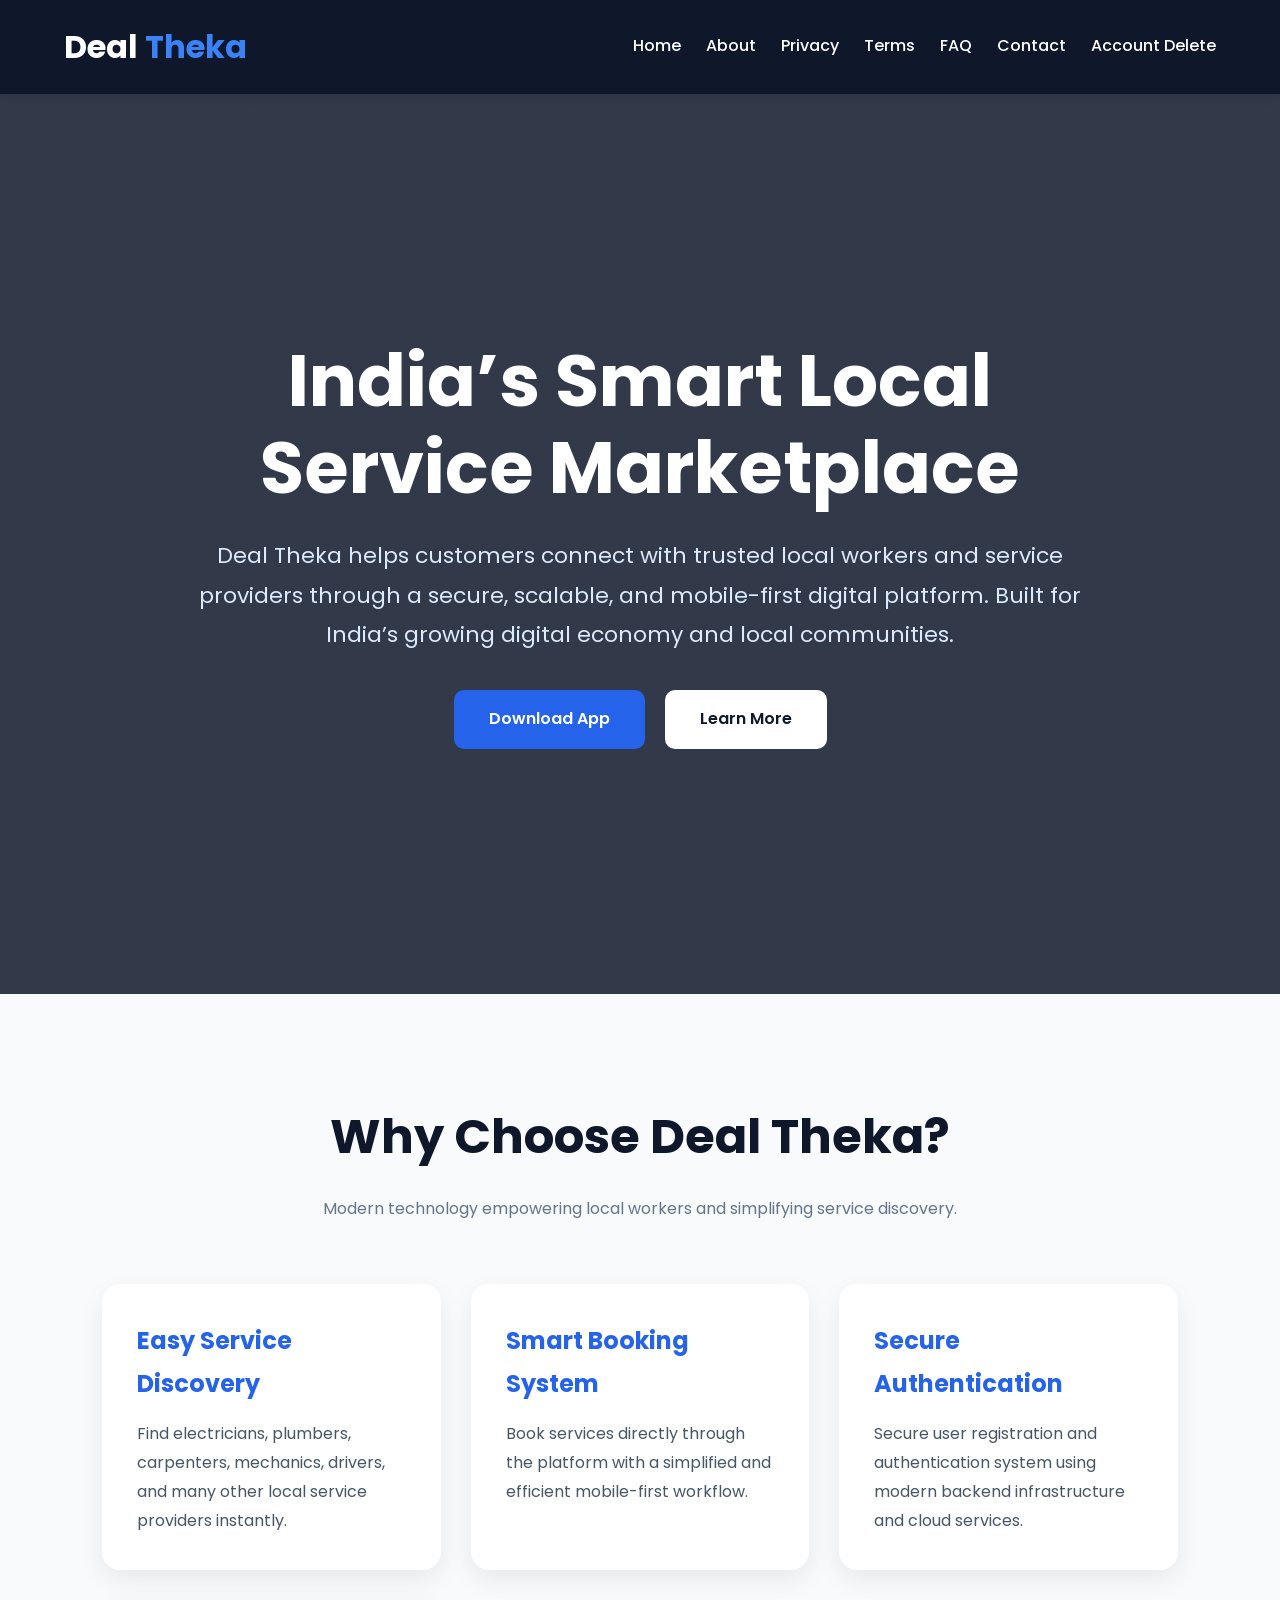
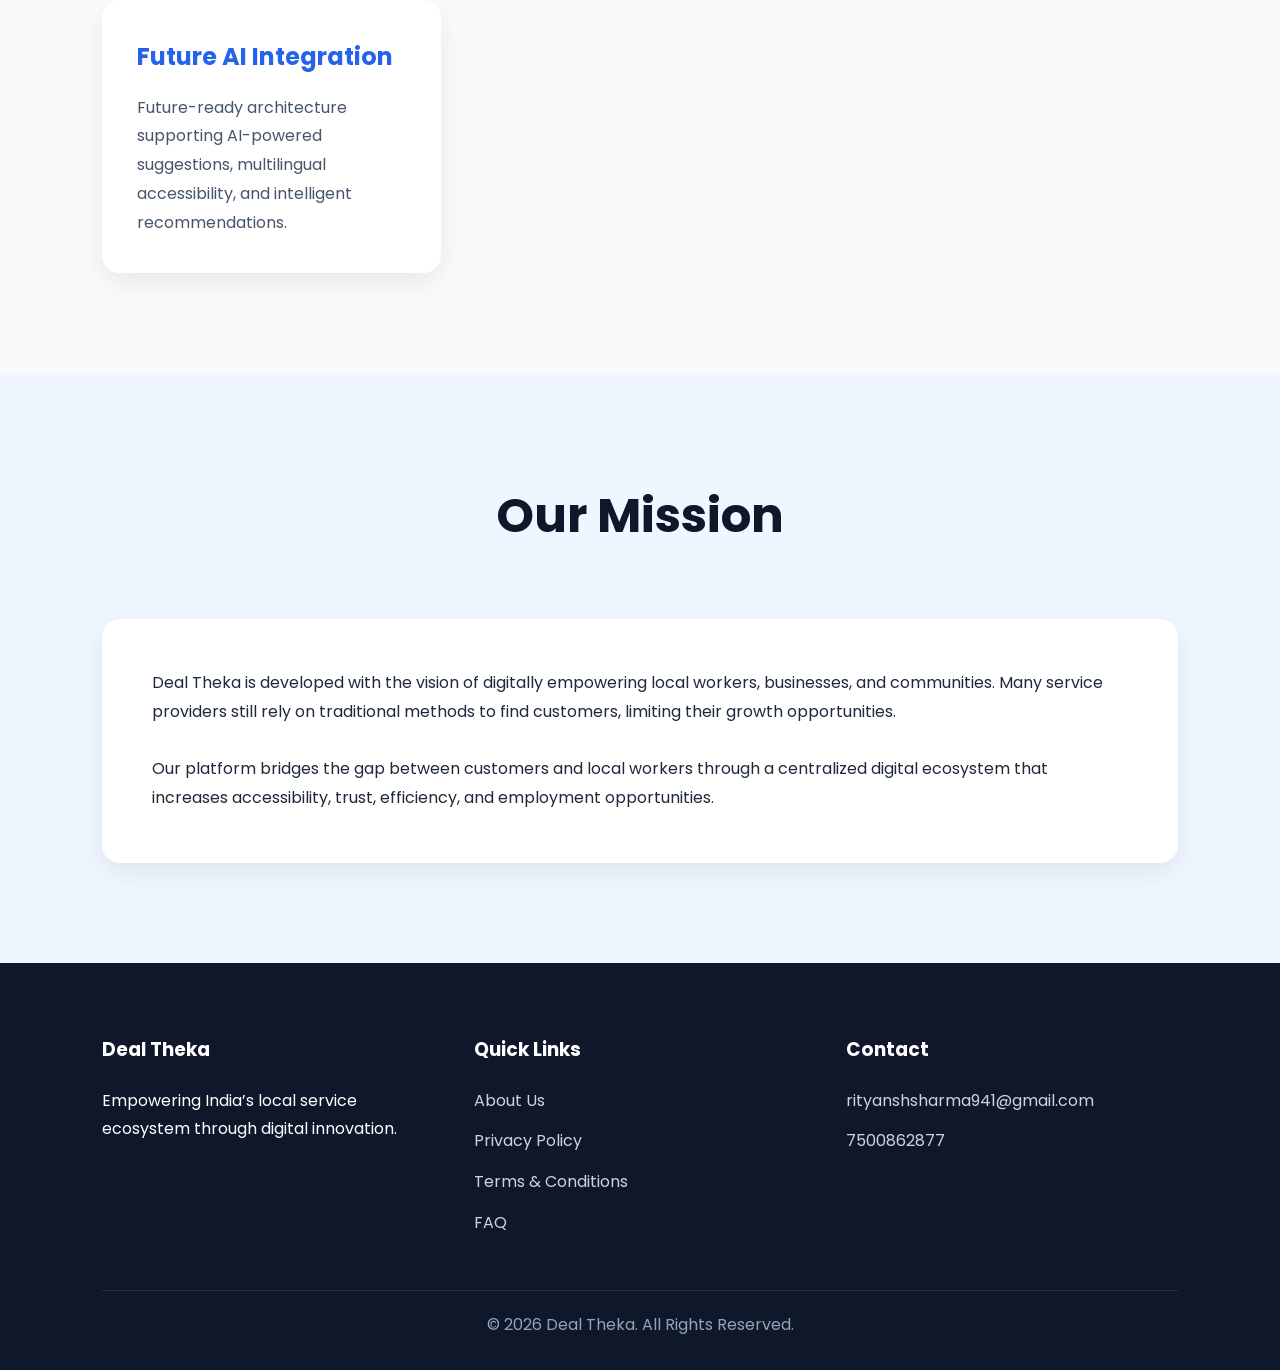
<file: index.html>
<!DOCTYPE html>
<html lang="en">
<head>

    <meta charset="UTF-8">
    <meta name="viewport" content="width=device-width, initial-scale=1.0">

    <title>Deal Theka - Local Service Marketplace</title>

    <link rel="stylesheet" href="style.css">

</head>

<body>

<header>

    <div class="navbar">

        <div class="logo">
            Deal <span>Theka</span>
        </div>

        <div class="nav-links">

            <a href="index.html">Home</a>
            <a href="about.html">About</a>
            <a href="privacy-policy.html">Privacy</a>
            <a href="terms-and-conditions.html">Terms</a>
            <a href="faq.html">FAQ</a>
            <a href="contact-us.html">Contact</a>
            <a href="help&support.html">Account Delete</a>
            

        </div>

    </div>

</header>

<section class="hero">

    <div class="hero-content">

        <h1>
            India’s Smart Local Service Marketplace
        </h1>

        <p>
            Deal Theka helps customers connect with trusted local workers
            and service providers through a secure, scalable, and mobile-first digital platform.
            Built for India’s growing digital economy and local communities.
        </p>

        <div class="hero-buttons">

            <a href="#" class="btn primary-btn">
                Download App
            </a>

            <a href="about.html" class="btn secondary-btn">
                Learn More
            </a>

        </div>

    </div>

</section>

<section class="section">

    <div class="section-title">

        <h2>Why Choose Deal Theka?</h2>

        <p>
            Modern technology empowering local workers and simplifying service discovery.
        </p>

    </div>

    <div class="grid">

        <div class="card">

            <h3>Easy Service Discovery</h3>

            <p>
                Find electricians, plumbers, carpenters, mechanics,
                drivers, and many other local service providers instantly.
            </p>

        </div>

        <div class="card">

            <h3>Smart Booking System</h3>

            <p>
                Book services directly through the platform with
                a simplified and efficient mobile-first workflow.
            </p>

        </div>

        <div class="card">

            <h3>Secure Authentication</h3>

            <p>
                Secure user registration and authentication system
                using modern backend infrastructure and cloud services.
            </p>

        </div>

        <div class="card">

            <h3>Future AI Integration</h3>

            <p>
                Future-ready architecture supporting AI-powered suggestions,
                multilingual accessibility, and intelligent recommendations.
            </p>

        </div>

    </div>

</section>

<section class="section" style="background:#eff6ff;">

    <div class="section-title">

        <h2>Our Mission</h2>

    </div>

    <div class="content-box">

        <p>
            Deal Theka is developed with the vision of digitally empowering local workers,
            businesses, and communities. Many service providers still rely on traditional
            methods to find customers, limiting their growth opportunities.
        </p>

        <br>

        <p>
            Our platform bridges the gap between customers and local workers through
            a centralized digital ecosystem that increases accessibility, trust,
            efficiency, and employment opportunities.
        </p>

    </div>

</section>

<footer>

    <div class="footer-grid">

        <div class="footer-box">

            <h3>Deal Theka</h3>

            <p>
                Empowering India’s local service ecosystem through digital innovation.
            </p>

        </div>

        <div class="footer-box">

            <h3>Quick Links</h3>

            <a href="about.html">About Us</a>
            <a href="privacy-policy.html">Privacy Policy</a>
            <a href="terms-and-conditions.html">Terms & Conditions</a>
            <a href="faq.html">FAQ</a>

        </div>

        <div class="footer-box">

            <h3>Contact</h3>

            <a href="#">rityanshsharma941@gmail.com</a>
            <a href="#">7500862877</a>

        </div>

    </div>

    <div class="footer-bottom">

        © 2026 Deal Theka. All Rights Reserved.

    </div>

</footer>

</body>
</html>
</file>
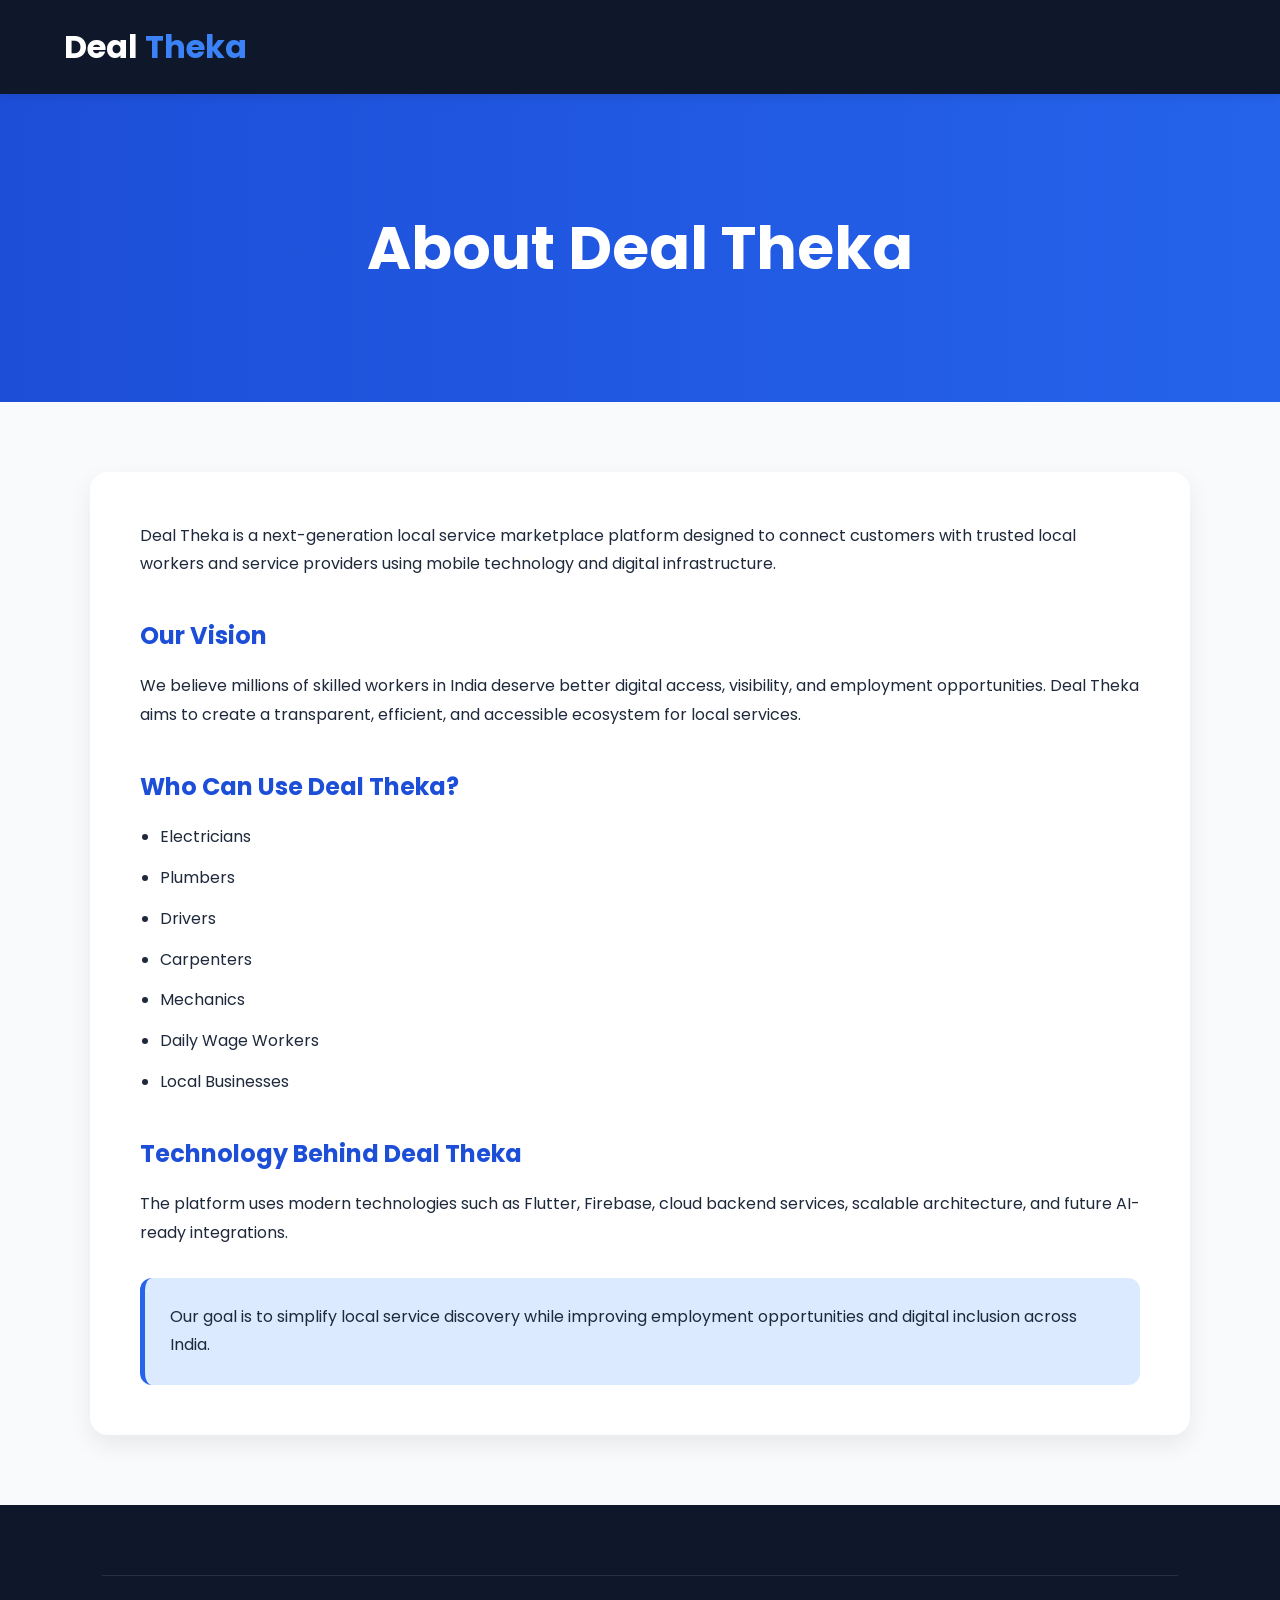
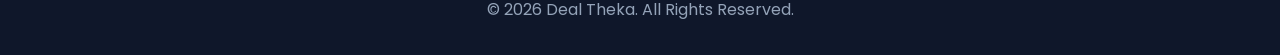
<file: about.html>
<!DOCTYPE html>
<html lang="en">
<head>

    <meta charset="UTF-8">
    <meta name="viewport" content="width=device-width, initial-scale=1.0">

    <title>About Us - Deal Theka</title>

    <link rel="stylesheet" href="style.css">

</head>

<body>

<header>

    <div class="navbar">

        <div class="logo">
            Deal <span>Theka</span>
        </div>

    </div>

</header>

<section class="page-banner">

    <h1>About Deal Theka</h1>

</section>

<section class="content-container">

    <div class="content-box">

        <p>
            Deal Theka is a next-generation local service marketplace platform designed
            to connect customers with trusted local workers and service providers
            using mobile technology and digital infrastructure.
        </p>

        <h2>Our Vision</h2>

        <p>
            We believe millions of skilled workers in India deserve better digital access,
            visibility, and employment opportunities. Deal Theka aims to create a transparent,
            efficient, and accessible ecosystem for local services.
        </p>

        <h2>Who Can Use Deal Theka?</h2>

        <ul>

            <li>Electricians</li>
            <li>Plumbers</li>
            <li>Drivers</li>
            <li>Carpenters</li>
            <li>Mechanics</li>
            <li>Daily Wage Workers</li>
            <li>Local Businesses</li>

        </ul>

        <h2>Technology Behind Deal Theka</h2>

        <p>
            The platform uses modern technologies such as Flutter,
            Firebase, cloud backend services, scalable architecture,
            and future AI-ready integrations.
        </p>

        <div class="highlight-box">

            Our goal is to simplify local service discovery while improving
            employment opportunities and digital inclusion across India.

        </div>

    </div>

</section>

<footer>

    <div class="footer-bottom">

        © 2026 Deal Theka. All Rights Reserved.

    </div>

</footer>

</body>
</html>
</file>
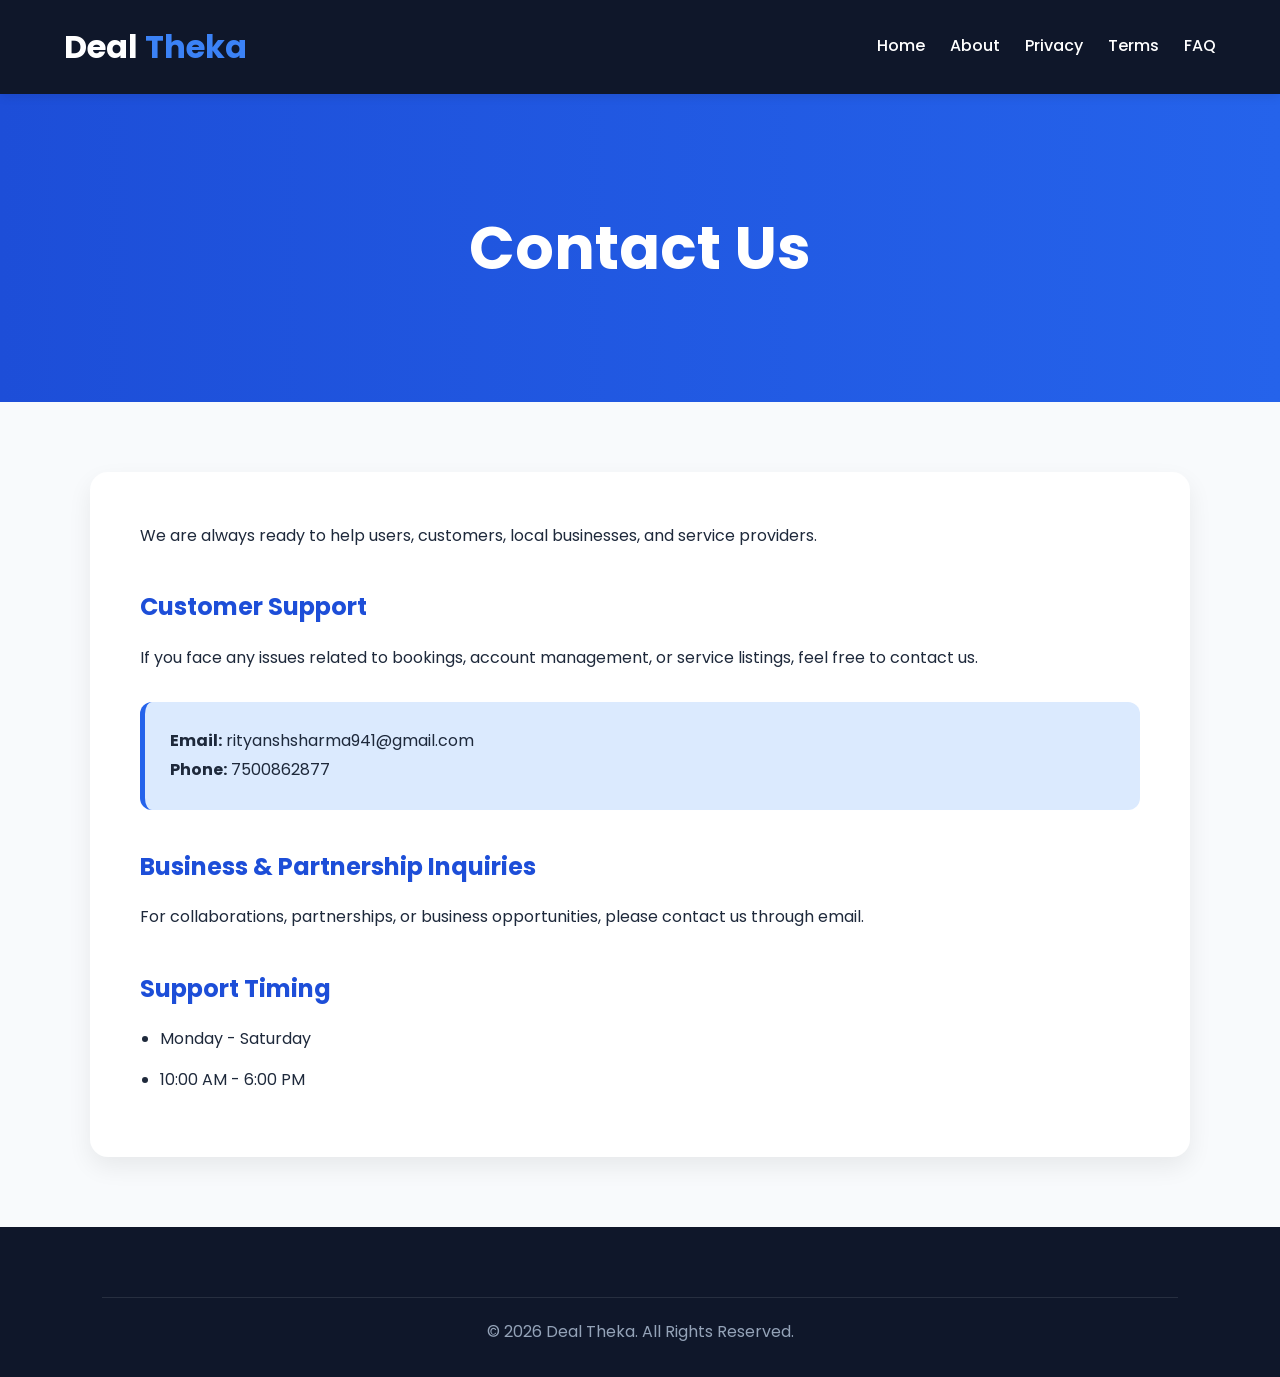
<file: contact-us.html>
<!DOCTYPE html>
<html lang="en">
<head>

    <meta charset="UTF-8">
    <meta name="viewport" content="width=device-width, initial-scale=1.0">

    <title>Contact Us - Deal Theka</title>

    <link rel="stylesheet" href="style.css">

</head>

<body>

<header>

    <div class="navbar">

        <div class="logo">
            Deal <span>Theka</span>
        </div>

        <div class="nav-links">
            <a href="index.html">Home</a>
            <a href="about.html">About</a>
            <a href="privacy-policy.html">Privacy</a>
            <a href="terms-and-conditions.html">Terms</a>
            <a href="faq.html">FAQ</a>
        </div>

    </div>

</header>

<section class="page-banner">

    <h1>Contact Us</h1>

</section>

<section class="content-container">

    <div class="content-box">

        <p>
            We are always ready to help users, customers,
            local businesses, and service providers.
        </p>

        <h2>Customer Support</h2>

        <p>
            If you face any issues related to bookings,
            account management, or service listings,
            feel free to contact us.
        </p>

        <div class="highlight-box">

            <p><strong>Email:</strong> rityanshsharma941@gmail.com</p>

            <p><strong>Phone:</strong> 7500862877</p>

        </div>

        <h2>Business & Partnership Inquiries</h2>

        <p>
            For collaborations, partnerships, or business opportunities,
            please contact us through email.
        </p>

        <h2>Support Timing</h2>

        <ul>

            <li>Monday - Saturday</li>
            <li>10:00 AM - 6:00 PM</li>

        </ul>

    </div>

</section>

<footer>

    <div class="footer-bottom">

        © 2026 Deal Theka. All Rights Reserved.

    </div>

</footer>

</body>
</html>
</file>
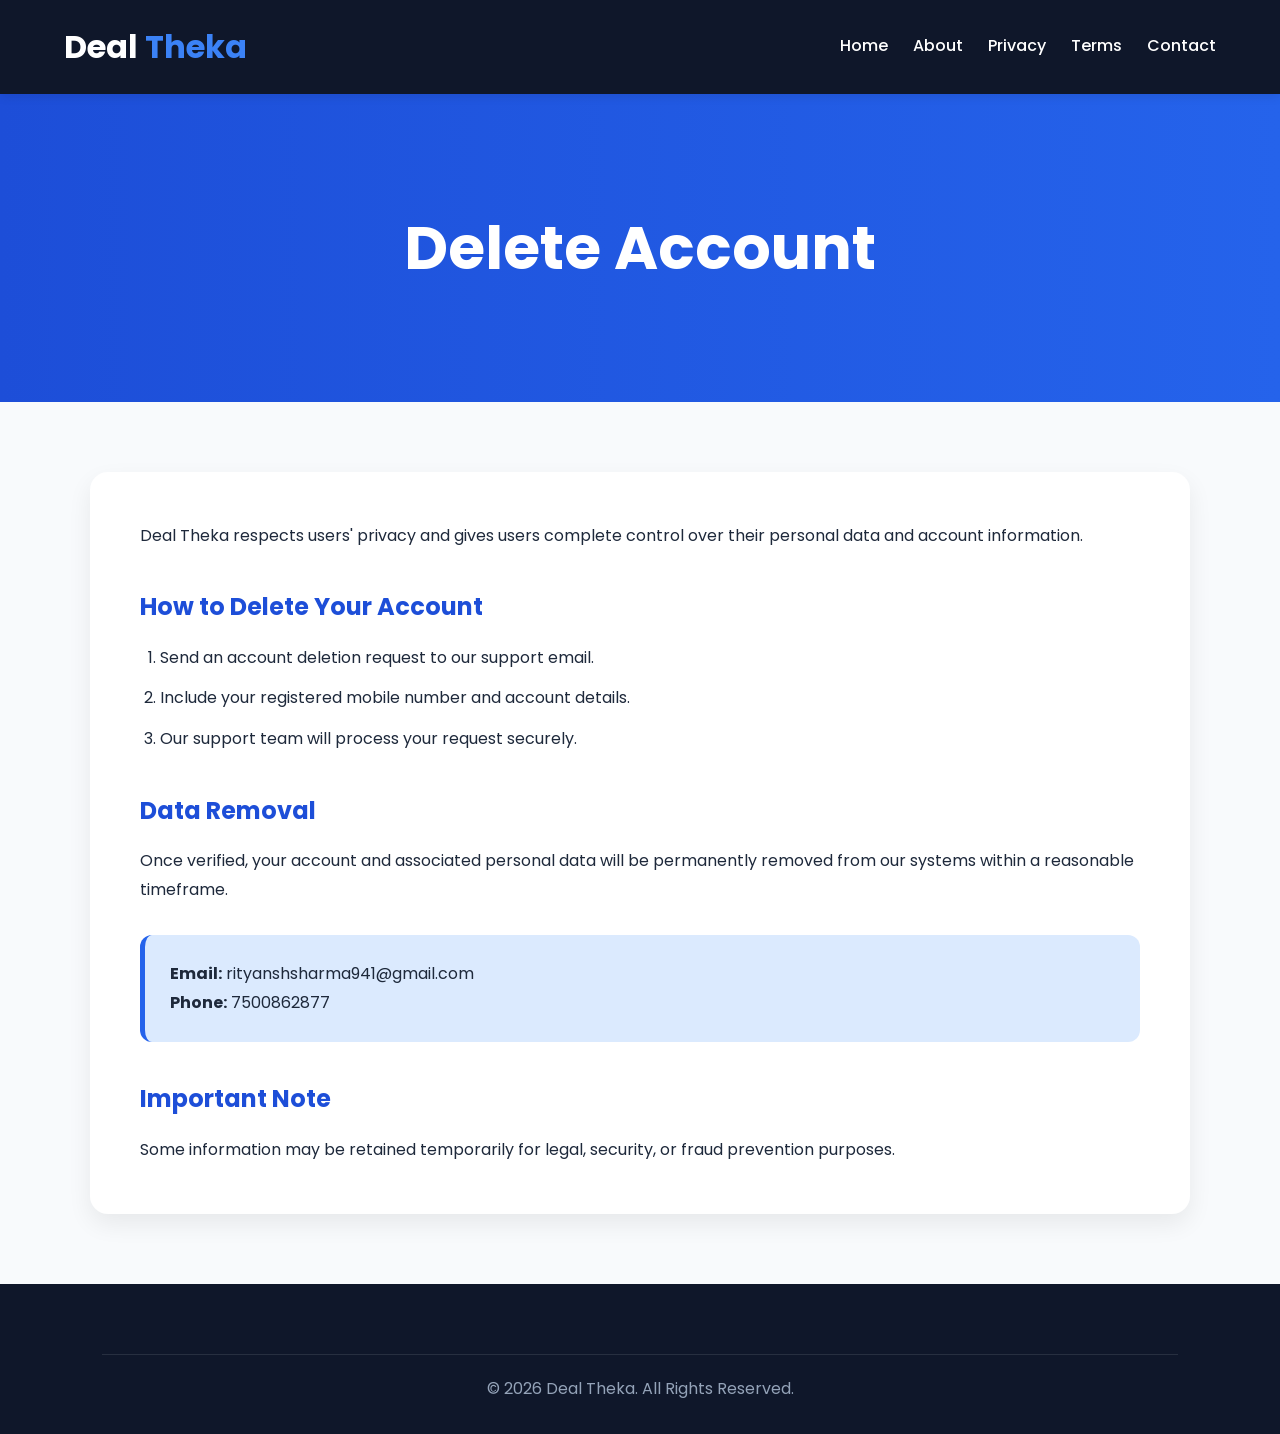
<file: delete-account.html>
<!DOCTYPE html>
<html lang="en">
<head>

    <meta charset="UTF-8">
    <meta name="viewport" content="width=device-width, initial-scale=1.0">

    <title>Delete Account - Deal Theka</title>

    <link rel="stylesheet" href="style.css">

</head>

<body>

<header>

    <div class="navbar">

        <div class="logo">
            Deal <span>Theka</span>
        </div>

        <div class="nav-links">
            <a href="index.html">Home</a>
            <a href="about.html">About</a>
            <a href="privacy-policy.html">Privacy</a>
            <a href="terms-and-conditions.html">Terms</a>
            <a href="contact-us.html">Contact</a>
        </div>

    </div>

</header>

<section class="page-banner">

    <h1>Delete Account</h1>

</section>

<section class="content-container">

    <div class="content-box">

        <p>
            Deal Theka respects users' privacy and gives users
            complete control over their personal data and account information.
        </p>

        <h2>How to Delete Your Account</h2>

        <ol style="margin-left:20px;">

            <li>
                Send an account deletion request to our support email.
            </li>

            <li>
                Include your registered mobile number and account details.
            </li>

            <li>
                Our support team will process your request securely.
            </li>

        </ol>

        <h2>Data Removal</h2>

        <p>
            Once verified, your account and associated personal data
            will be permanently removed from our systems
            within a reasonable timeframe.
        </p>

        <div class="highlight-box">

            <p><strong>Email:</strong> rityanshsharma941@gmail.com</p>

            <p><strong>Phone:</strong> 7500862877</p>

        </div>

        <h2>Important Note</h2>

        <p>
            Some information may be retained temporarily
            for legal, security, or fraud prevention purposes.
        </p>

    </div>

</section>

<footer>

    <div class="footer-bottom">

        © 2026 Deal Theka. All Rights Reserved.

    </div>

</footer>

</body>
</html>
</file>
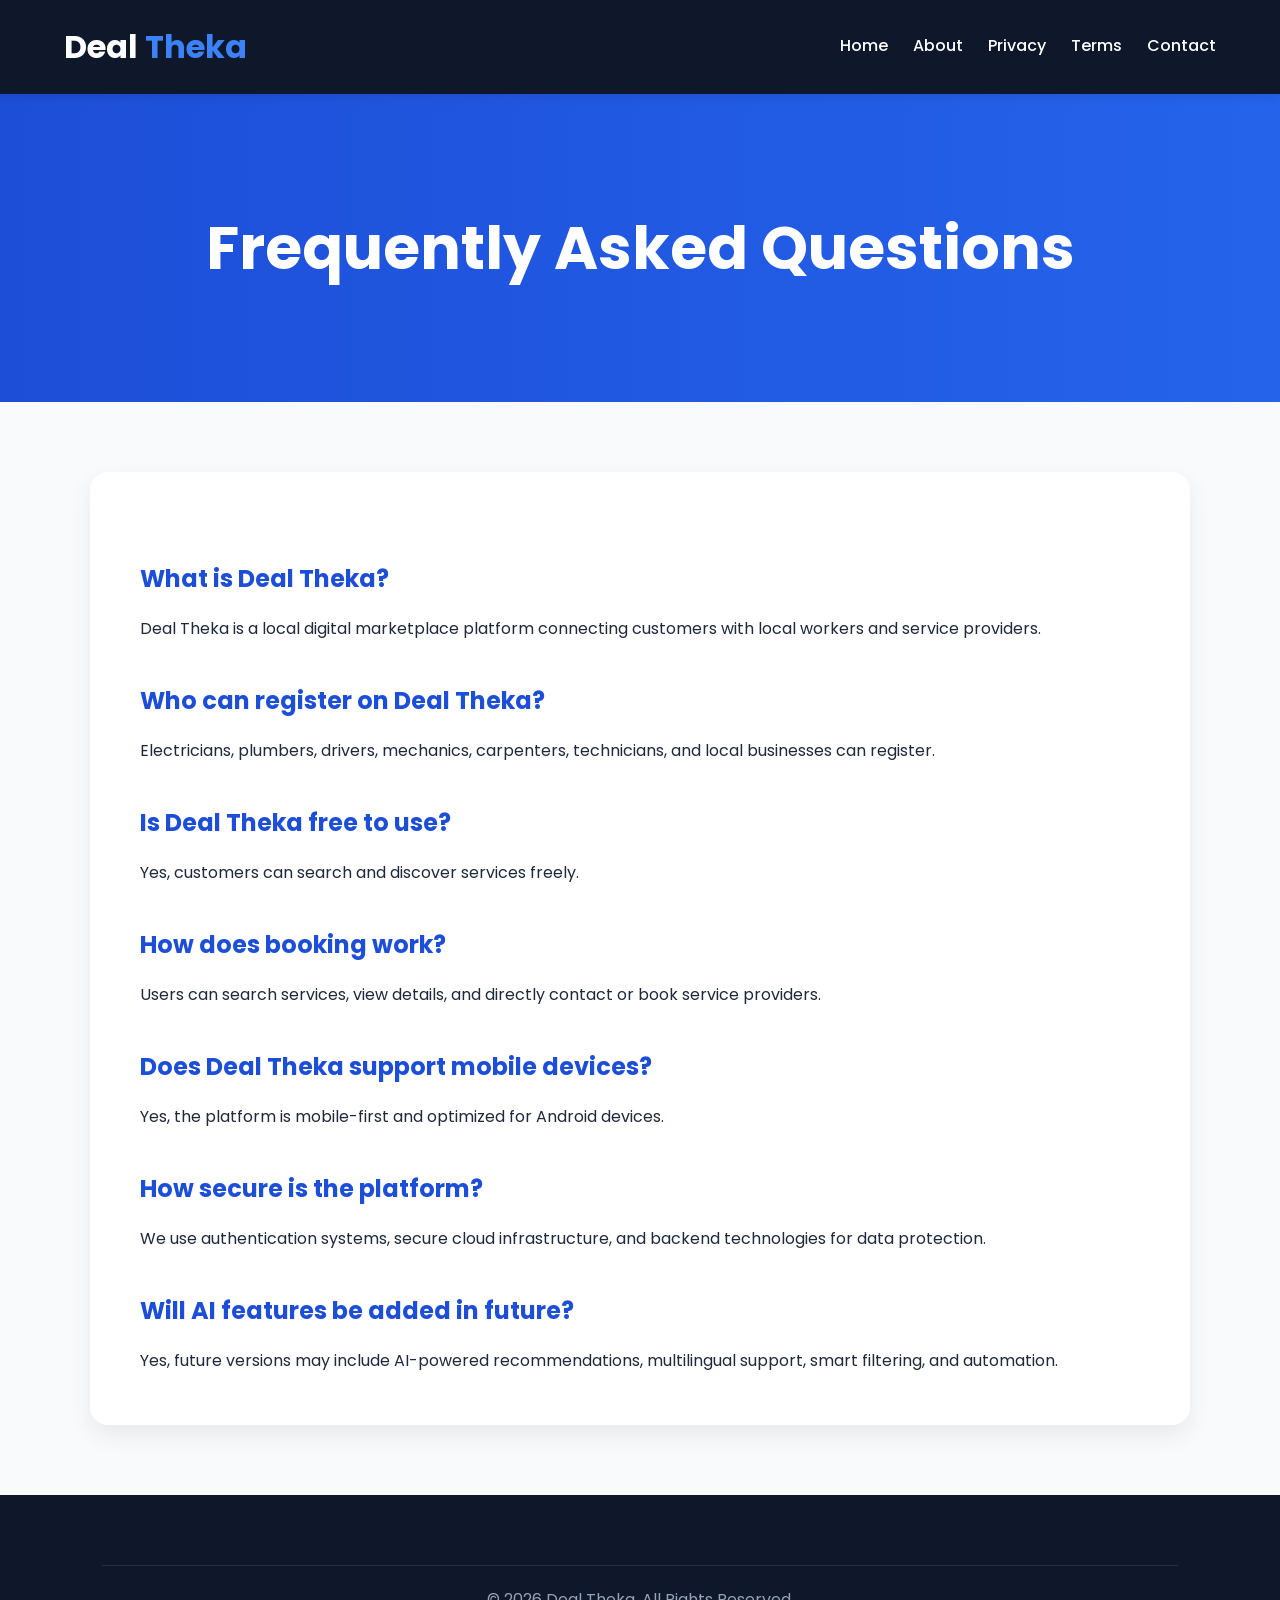
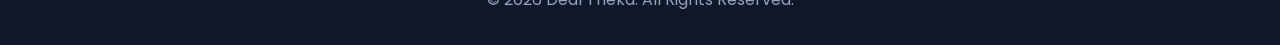
<file: faq.html>
<!DOCTYPE html>
<html lang="en">
<head>

    <meta charset="UTF-8">
    <meta name="viewport" content="width=device-width, initial-scale=1.0">

    <title>FAQ - Deal Theka</title>

    <link rel="stylesheet" href="style.css">

</head>

<body>

<header>

    <div class="navbar">

        <div class="logo">
            Deal <span>Theka</span>
        </div>

        <div class="nav-links">
            <a href="index.html">Home</a>
            <a href="about.html">About</a>
            <a href="privacy-policy.html">Privacy</a>
            <a href="terms-and-conditions.html">Terms</a>
            <a href="contact-us.html">Contact</a>
        </div>

    </div>

</header>

<section class="page-banner">

    <h1>Frequently Asked Questions</h1>

</section>

<section class="content-container">

    <div class="content-box">

        <h2>What is Deal Theka?</h2>

        <p>
            Deal Theka is a local digital marketplace platform
            connecting customers with local workers and service providers.
        </p>

        <h2>Who can register on Deal Theka?</h2>

        <p>
            Electricians, plumbers, drivers, mechanics,
            carpenters, technicians, and local businesses can register.
        </p>

        <h2>Is Deal Theka free to use?</h2>

        <p>
            Yes, customers can search and discover services freely.
        </p>

        <h2>How does booking work?</h2>

        <p>
            Users can search services, view details,
            and directly contact or book service providers.
        </p>

        <h2>Does Deal Theka support mobile devices?</h2>

        <p>
            Yes, the platform is mobile-first and optimized for Android devices.
        </p>

        <h2>How secure is the platform?</h2>

        <p>
            We use authentication systems, secure cloud infrastructure,
            and backend technologies for data protection.
        </p>

        <h2>Will AI features be added in future?</h2>

        <p>
            Yes, future versions may include AI-powered recommendations,
            multilingual support, smart filtering, and automation.
        </p>

    </div>

</section>

<footer>

    <div class="footer-bottom">

        © 2026 Deal Theka. All Rights Reserved.

    </div>

</footer>

</body>
</html>
</file>
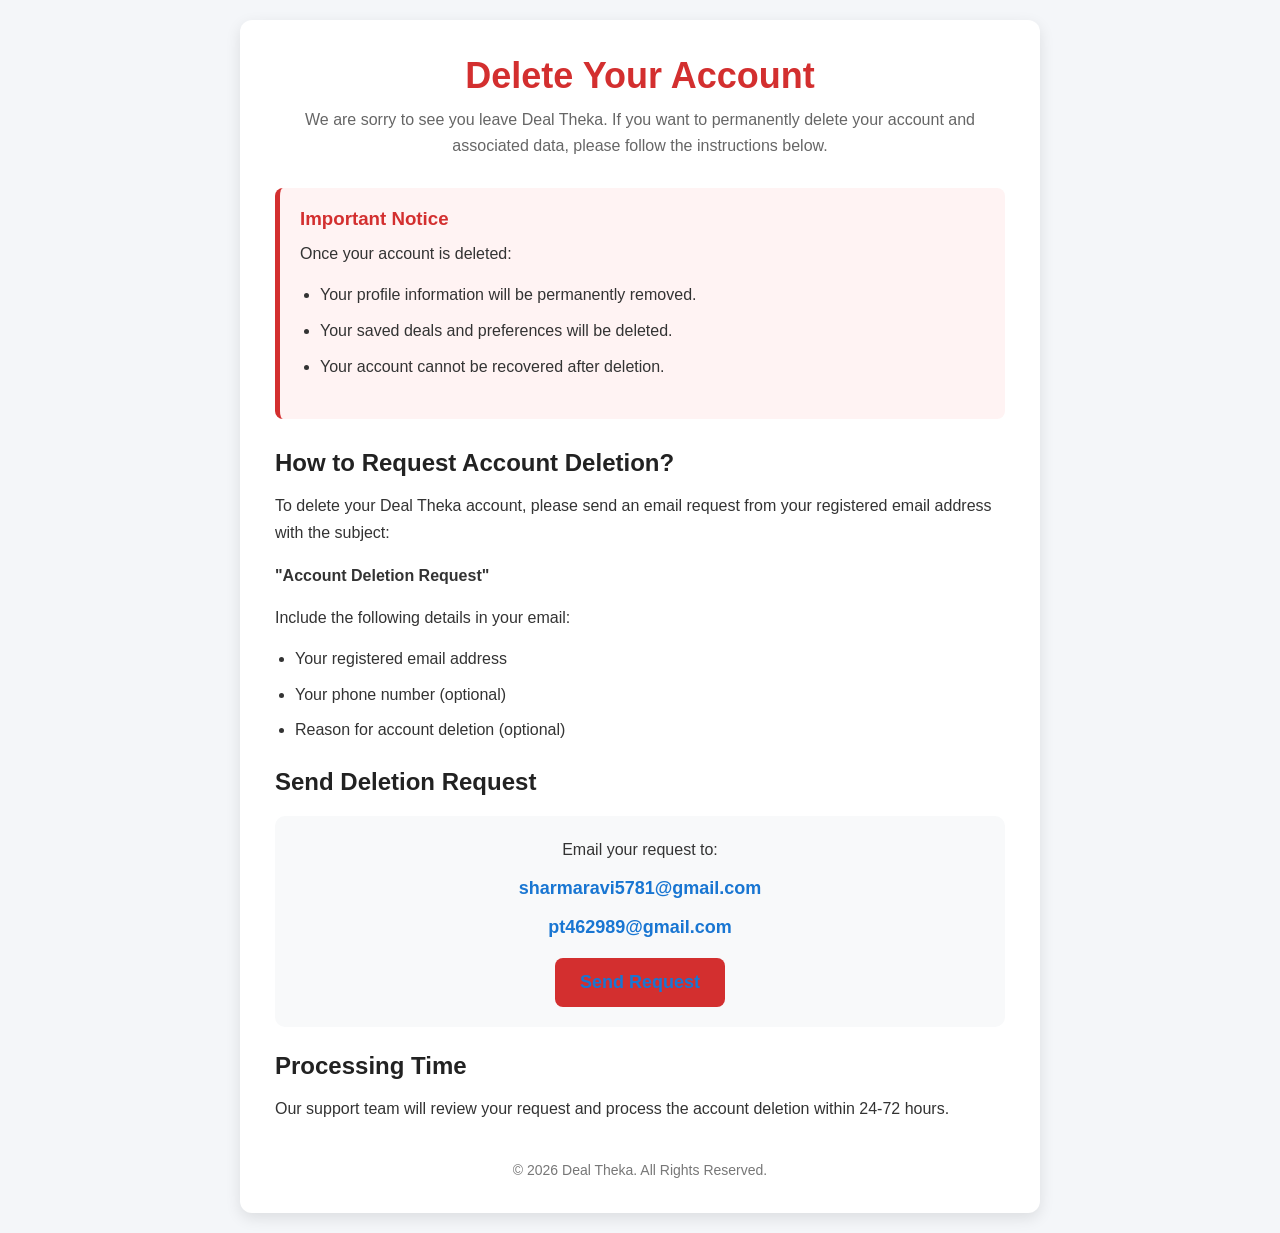
<file: help&support.html>
<!DOCTYPE html>
<html lang="en">
<head>
    <meta charset="UTF-8" />
    <meta name="viewport" content="width=device-width, initial-scale=1.0"/>
    <title>Delete Account - Deal Theka</title>

    <style>

        *{
            margin:0;
            padding:0;
            box-sizing:border-box;
            font-family: Arial, sans-serif;
        }

        body{
            background:#f4f6f9;
            padding:20px;
            color:#333;
        }

        .container{
            max-width:800px;
            margin:auto;
            background:#fff;
            padding:35px;
            border-radius:12px;
            box-shadow:0 5px 15px rgba(0,0,0,0.1);
        }

        .header{
            text-align:center;
            margin-bottom:30px;
        }

        .header h1{
            color:#d32f2f;
            margin-bottom:10px;
            font-size:36px;
        }

        .header p{
            color:#666;
            line-height:1.6;
        }

        .warning-box{
            background:#fff3f3;
            border-left:5px solid #d32f2f;
            padding:20px;
            border-radius:8px;
            margin-bottom:30px;
        }

        .warning-box h3{
            color:#d32f2f;
            margin-bottom:10px;
        }

        h2{
            margin-top:25px;
            margin-bottom:15px;
            color:#222;
        }

        p{
            line-height:1.7;
            margin-bottom:15px;
        }

        ul{
            padding-left:20px;
            margin-bottom:20px;
        }

        ul li{
            margin-bottom:10px;
            line-height:1.6;
        }

        .email-box{
            background:#f8f9fa;
            padding:20px;
            border-radius:10px;
            margin-top:20px;
            text-align:center;
        }

        .email-box a{
            color:#1976d2;
            font-size:18px;
            font-weight:bold;
            text-decoration:none;
        }

        .email-box a:hover{
            text-decoration:underline;
        }

        .footer{
            margin-top:40px;
            text-align:center;
            color:#777;
            font-size:14px;
        }

        .delete-btn{
            display:inline-block;
            margin-top:20px;
            background:#d32f2f;
            color:#fff;
            padding:14px 25px;
            border-radius:8px;
            text-decoration:none;
            transition:0.3s;
            font-weight:bold;
        }

        .delete-btn:hover{
            background:#b71c1c;
        }

        @media(max-width:768px){

            .container{
                padding:25px 20px;
            }

            .header h1{
                font-size:28px;
            }

            .email-box a{
                font-size:16px;
                word-break:break-word;
            }

        }

    </style>
</head>

<body>

    <div class="container">

        <div class="header">
            <h1>Delete Your Account</h1>

            <p>
                We are sorry to see you leave Deal Theka.
                If you want to permanently delete your account and associated data,
                please follow the instructions below.
            </p>
        </div>

        <div class="warning-box">

            <h3>Important Notice</h3>

            <p>
                Once your account is deleted:
            </p>

            <ul>
                <li>Your profile information will be permanently removed.</li>
                <li>Your saved deals and preferences will be deleted.</li>
                <li>Your account cannot be recovered after deletion.</li>
            </ul>

        </div>

        <h2>How to Request Account Deletion?</h2>

        <p>
            To delete your Deal Theka account, please send an email request
            from your registered email address with the subject:
        </p>

        <p>
            <strong>"Account Deletion Request"</strong>
        </p>

        <p>
            Include the following details in your email:
        </p>

        <ul>
            <li>Your registered email address</li>
            <li>Your phone number (optional)</li>
            <li>Reason for account deletion (optional)</li>
        </ul>

        <h2>Send Deletion Request</h2>

        <div class="email-box">

            <p>Email your request to:</p>

            <a href="mailto:sharmaravi5781@gmail.com">
                sharmaravi5781@gmail.com
            </a>

            <br><br>

            <a href="mailto:pt462989@gmail.com">
                pt462989@gmail.com
            </a>

            <br>

            <a class="delete-btn"
               href="mailto:sharmaravi5781@gmail.com?subject=Account%20Deletion%20Request">
               Send Request
            </a>

        </div>

        <h2>Processing Time</h2>

        <p>
            Our support team will review your request and process the account
            deletion within 24-72 hours.
        </p>

        <div class="footer">
            © 2026 Deal Theka. All Rights Reserved.
        </div>

    </div>

</body>
</html>
</file>
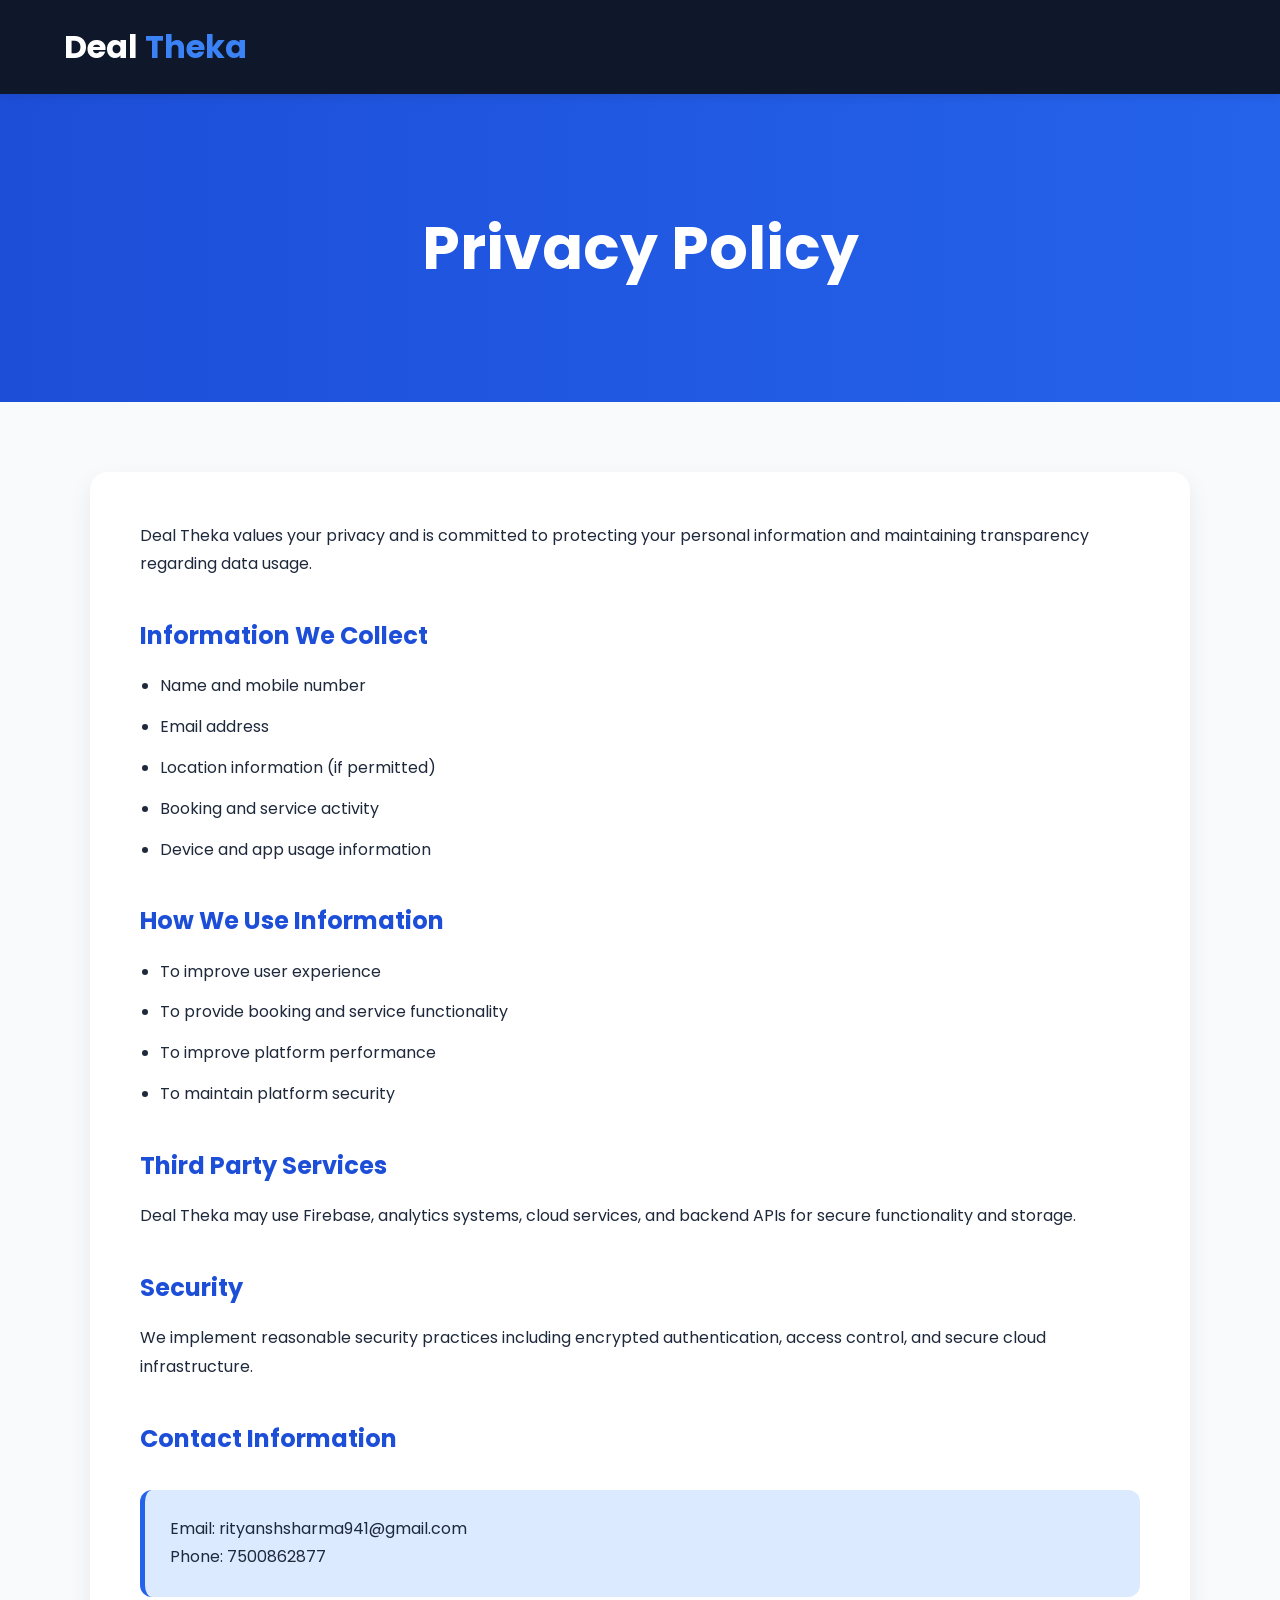
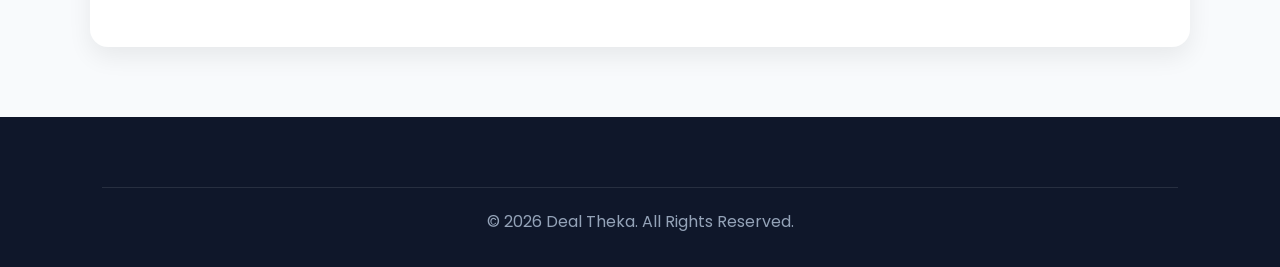
<file: privacy-policy.html>
<!DOCTYPE html>
<html lang="en">
<head>

    <meta charset="UTF-8">
    <meta name="viewport" content="width=device-width, initial-scale=1.0">

    <title>Privacy Policy - Deal Theka</title>

    <link rel="stylesheet" href="style.css">

</head>

<body>

<header>

    <div class="navbar">

        <div class="logo">
            Deal <span>Theka</span>
        </div>

    </div>

</header>

<section class="page-banner">

    <h1>Privacy Policy</h1>

</section>

<section class="content-container">

    <div class="content-box">

        <p>
            Deal Theka values your privacy and is committed to protecting
            your personal information and maintaining transparency regarding data usage.
        </p>

        <h2>Information We Collect</h2>

        <ul>

            <li>Name and mobile number</li>
            <li>Email address</li>
            <li>Location information (if permitted)</li>
            <li>Booking and service activity</li>
            <li>Device and app usage information</li>

        </ul>

        <h2>How We Use Information</h2>

        <ul>

            <li>To improve user experience</li>
            <li>To provide booking and service functionality</li>
            <li>To improve platform performance</li>
            <li>To maintain platform security</li>

        </ul>

        <h2>Third Party Services</h2>

        <p>
            Deal Theka may use Firebase, analytics systems,
            cloud services, and backend APIs for secure functionality and storage.
        </p>

        <h2>Security</h2>

        <p>
            We implement reasonable security practices including
            encrypted authentication, access control, and secure cloud infrastructure.
        </p>

        <h2>Contact Information</h2>

        <div class="highlight-box">

            <p>Email: rityanshsharma941@gmail.com</p>

            <p>Phone: 7500862877</p>

        </div>

    </div>

</section>

<footer>

    <div class="footer-bottom">

        © 2026 Deal Theka. All Rights Reserved.

    </div>

</footer>

</body>
</html>
</file>
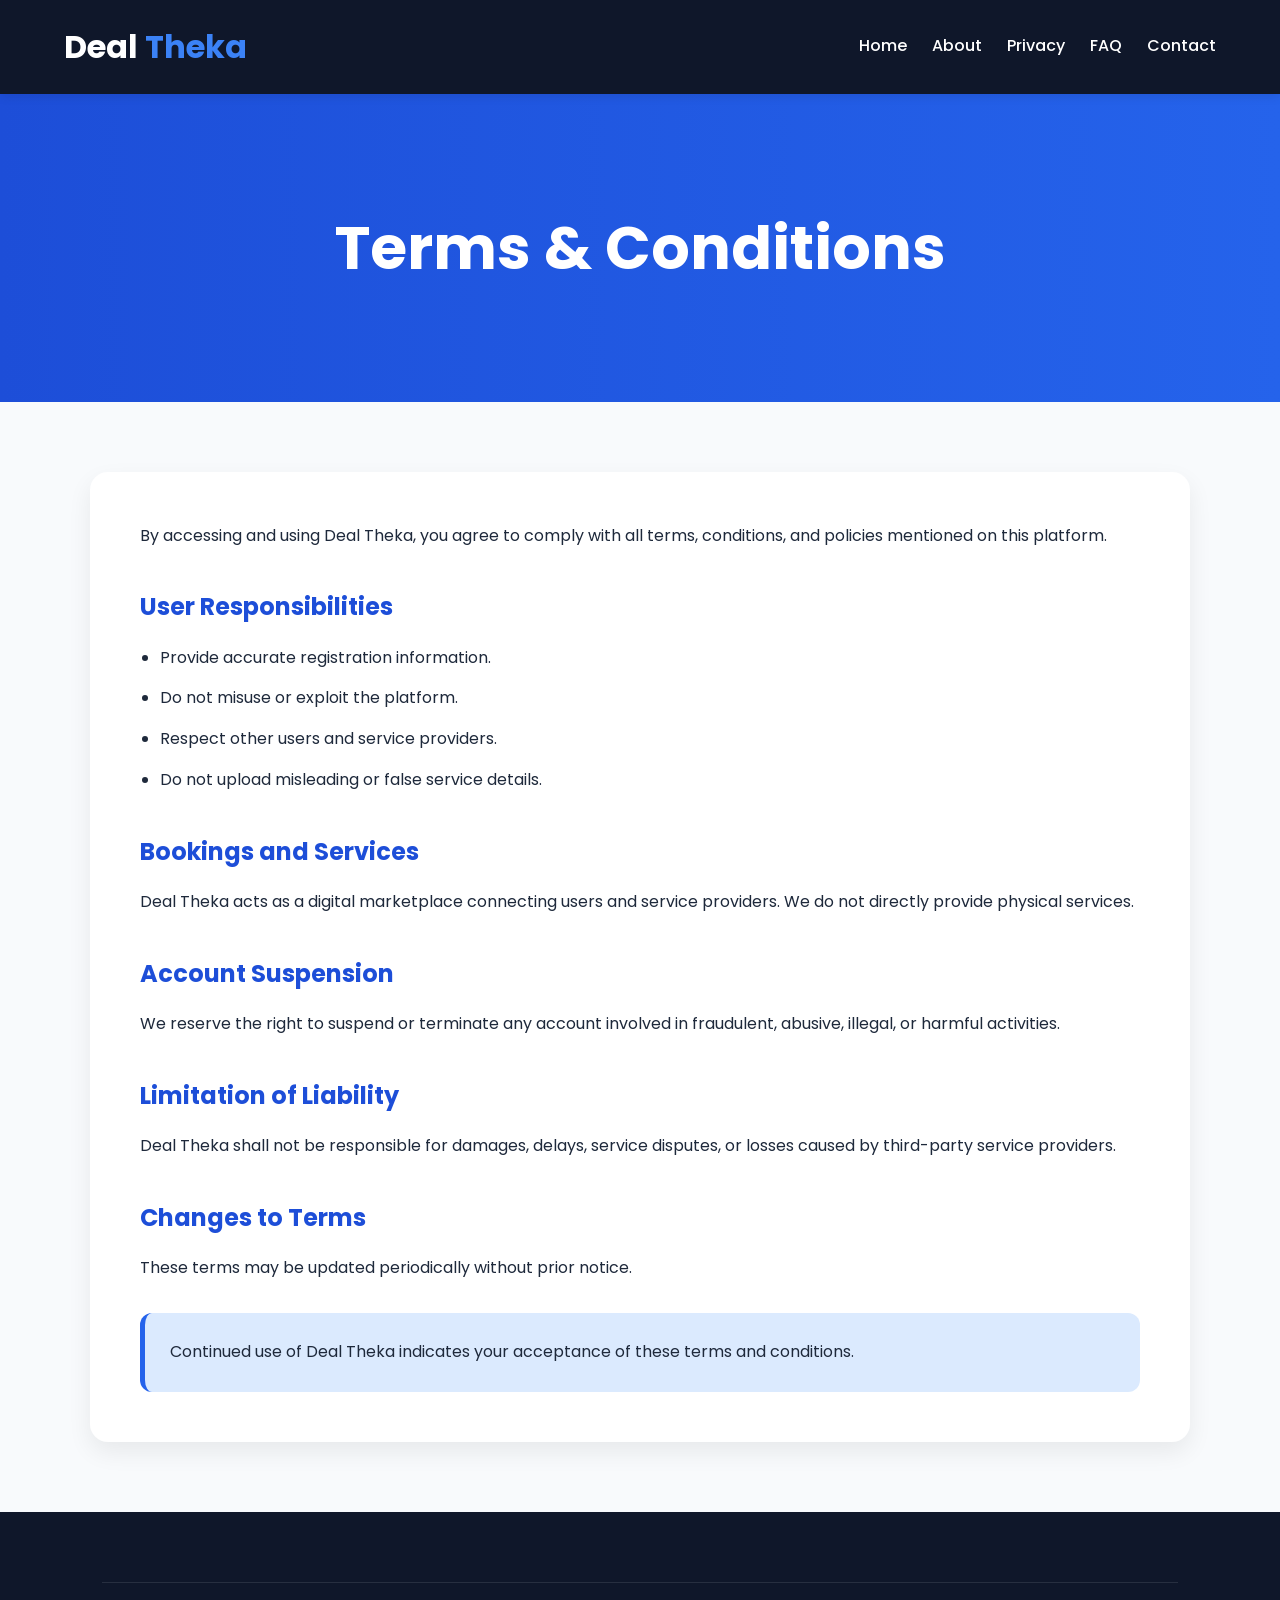
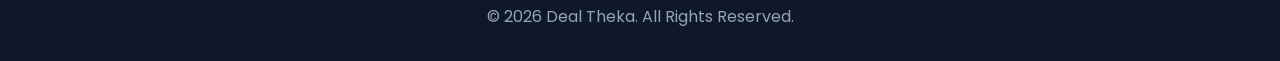
<file: terms-and-conditions.html>
<!DOCTYPE html>
<html lang="en">
<head>

    <meta charset="UTF-8">
    <meta name="viewport" content="width=device-width, initial-scale=1.0">

    <title>Terms & Conditions - Deal Theka</title>

    <link rel="stylesheet" href="style.css">

</head>

<body>

<header>

    <div class="navbar">

        <div class="logo">
            Deal <span>Theka</span>
        </div>

        <div class="nav-links">
            <a href="index.html">Home</a>
            <a href="about.html">About</a>
            <a href="privacy-policy.html">Privacy</a>
            <a href="faq.html">FAQ</a>
            <a href="contact-us.html">Contact</a>
        </div>

    </div>

</header>

<section class="page-banner">

    <h1>Terms & Conditions</h1>

</section>

<section class="content-container">

    <div class="content-box">

        <p>
            By accessing and using Deal Theka, you agree to comply with
            all terms, conditions, and policies mentioned on this platform.
        </p>

        <h2>User Responsibilities</h2>

        <ul>

            <li>Provide accurate registration information.</li>
            <li>Do not misuse or exploit the platform.</li>
            <li>Respect other users and service providers.</li>
            <li>Do not upload misleading or false service details.</li>

        </ul>

        <h2>Bookings and Services</h2>

        <p>
            Deal Theka acts as a digital marketplace connecting users
            and service providers. We do not directly provide physical services.
        </p>

        <h2>Account Suspension</h2>

        <p>
            We reserve the right to suspend or terminate any account involved
            in fraudulent, abusive, illegal, or harmful activities.
        </p>

        <h2>Limitation of Liability</h2>

        <p>
            Deal Theka shall not be responsible for damages, delays,
            service disputes, or losses caused by third-party service providers.
        </p>

        <h2>Changes to Terms</h2>

        <p>
            These terms may be updated periodically without prior notice.
        </p>

        <div class="highlight-box">

            Continued use of Deal Theka indicates your acceptance
            of these terms and conditions.

        </div>

    </div>

</section>

<footer>

    <div class="footer-bottom">

        © 2026 Deal Theka. All Rights Reserved.

    </div>

</footer>

</body>
</html>
</file>
<file: style.css>
@import url('https://fonts.googleapis.com/css2?family=Poppins:wght@300;400;500;600;700&display=swap');

*{
    margin:0;
    padding:0;
    box-sizing:border-box;
    font-family:'Poppins',sans-serif;
}

html{
    scroll-behavior:smooth;
}

body{
    background:#f8fafc;
    color:#1e293b;
    line-height:1.8;
}

/* ================= HEADER ================= */

header{
    width:100%;
    background:#0f172a;
    position:sticky;
    top:0;
    z-index:1000;
    box-shadow:0 2px 10px rgba(0,0,0,0.1);
}

.navbar{
    width:90%;
    max-width:1300px;
    margin:auto;
    padding:18px 0;
    display:flex;
    justify-content:space-between;
    align-items:center;
}

.logo{
    color:white;
    font-size:32px;
    font-weight:700;
}

.logo span{
    color:#3b82f6;
}

.nav-links{
    display:flex;
    gap:25px;
}

.nav-links a{
    text-decoration:none;
    color:white;
    font-weight:500;
    transition:0.3s;
}

.nav-links a:hover{
    color:#60a5fa;
}

/* ================= HERO ================= */

.hero{
    min-height:100vh;
    background:
    linear-gradient(rgba(15,23,42,0.85),rgba(15,23,42,0.85)),
    url('https://images.unsplash.com/photo-1521791136064-7986c2920216?q=80&w=1400&auto=format&fit=crop') center/cover;
    
    display:flex;
    align-items:center;
    justify-content:center;
    text-align:center;
    padding:40px;
    color:white;
}

.hero-content{
    max-width:950px;
}

.hero h1{
    font-size:72px;
    margin-bottom:25px;
    line-height:1.2;
}

.hero p{
    font-size:22px;
    margin-bottom:35px;
    color:#dbeafe;
}

.hero-buttons{
    display:flex;
    justify-content:center;
    gap:20px;
    flex-wrap:wrap;
}

.btn{
    padding:15px 35px;
    border-radius:10px;
    text-decoration:none;
    font-weight:600;
    transition:0.3s;
}

.primary-btn{
    background:#2563eb;
    color:white;
}

.secondary-btn{
    background:white;
    color:#0f172a;
}

.btn:hover{
    transform:translateY(-5px);
}

/* ================= SECTION ================= */

.section{
    padding:100px 8%;
}

.section-title{
    text-align:center;
    margin-bottom:60px;
}

.section-title h2{
    font-size:48px;
    color:#0f172a;
}

.section-title p{
    color:#64748b;
    margin-top:15px;
}

/* ================= GRID ================= */

.grid{
    display:grid;
    grid-template-columns:repeat(auto-fit,minmax(280px,1fr));
    gap:30px;
}

.card{
    background:white;
    border-radius:18px;
    padding:35px;
    box-shadow:0 10px 25px rgba(0,0,0,0.07);
    transition:0.4s;
}

.card:hover{
    transform:translateY(-10px);
}

.card h3{
    margin-bottom:15px;
    color:#2563eb;
    font-size:24px;
}

.card p{
    color:#475569;
}

/* ================= CONTENT PAGE ================= */

.page-banner{
    background:linear-gradient(to right,#1d4ed8,#2563eb);
    color:white;
    text-align:center;
    padding:100px 20px;
}

.page-banner h1{
    font-size:60px;
}

.content-container{
    width:90%;
    max-width:1100px;
    margin:70px auto;
}

.content-box{
    background:white;
    padding:50px;
    border-radius:18px;
    box-shadow:0 10px 25px rgba(0,0,0,0.07);
}

.content-box h2{
    color:#1d4ed8;
    margin-top:35px;
    margin-bottom:15px;
}

.content-box ul{
    margin-left:20px;
}

.content-box li{
    margin-bottom:12px;
}

.highlight-box{
    background:#dbeafe;
    padding:25px;
    border-left:5px solid #2563eb;
    border-radius:12px;
    margin-top:30px;
}

/* ================= FOOTER ================= */

footer{
    background:#0f172a;
    color:white;
    padding:70px 8% 30px;
}

.footer-grid{
    display:grid;
    grid-template-columns:repeat(auto-fit,minmax(250px,1fr));
    gap:40px;
    margin-bottom:40px;
}

.footer-box h3{
    margin-bottom:20px;
}

.footer-box a{
    display:block;
    color:#cbd5e1;
    text-decoration:none;
    margin-bottom:12px;
}

.footer-box a:hover{
    color:white;
}

.footer-bottom{
    text-align:center;
    border-top:1px solid rgba(255,255,255,0.1);
    padding-top:20px;
    color:#94a3b8;
}

/* ================= RESPONSIVE ================= */

@media(max-width:768px){

    .navbar{
        flex-direction:column;
        gap:20px;
    }

    .nav-links{
        flex-wrap:wrap;
        justify-content:center;
    }

    .hero h1{
        font-size:42px;
    }

    .hero p{
        font-size:18px;
    }

    .section-title h2{
        font-size:34px;
    }

    .page-banner h1{
        font-size:42px;
    }

    .content-box{
        padding:30px;
    }
}
</file>
